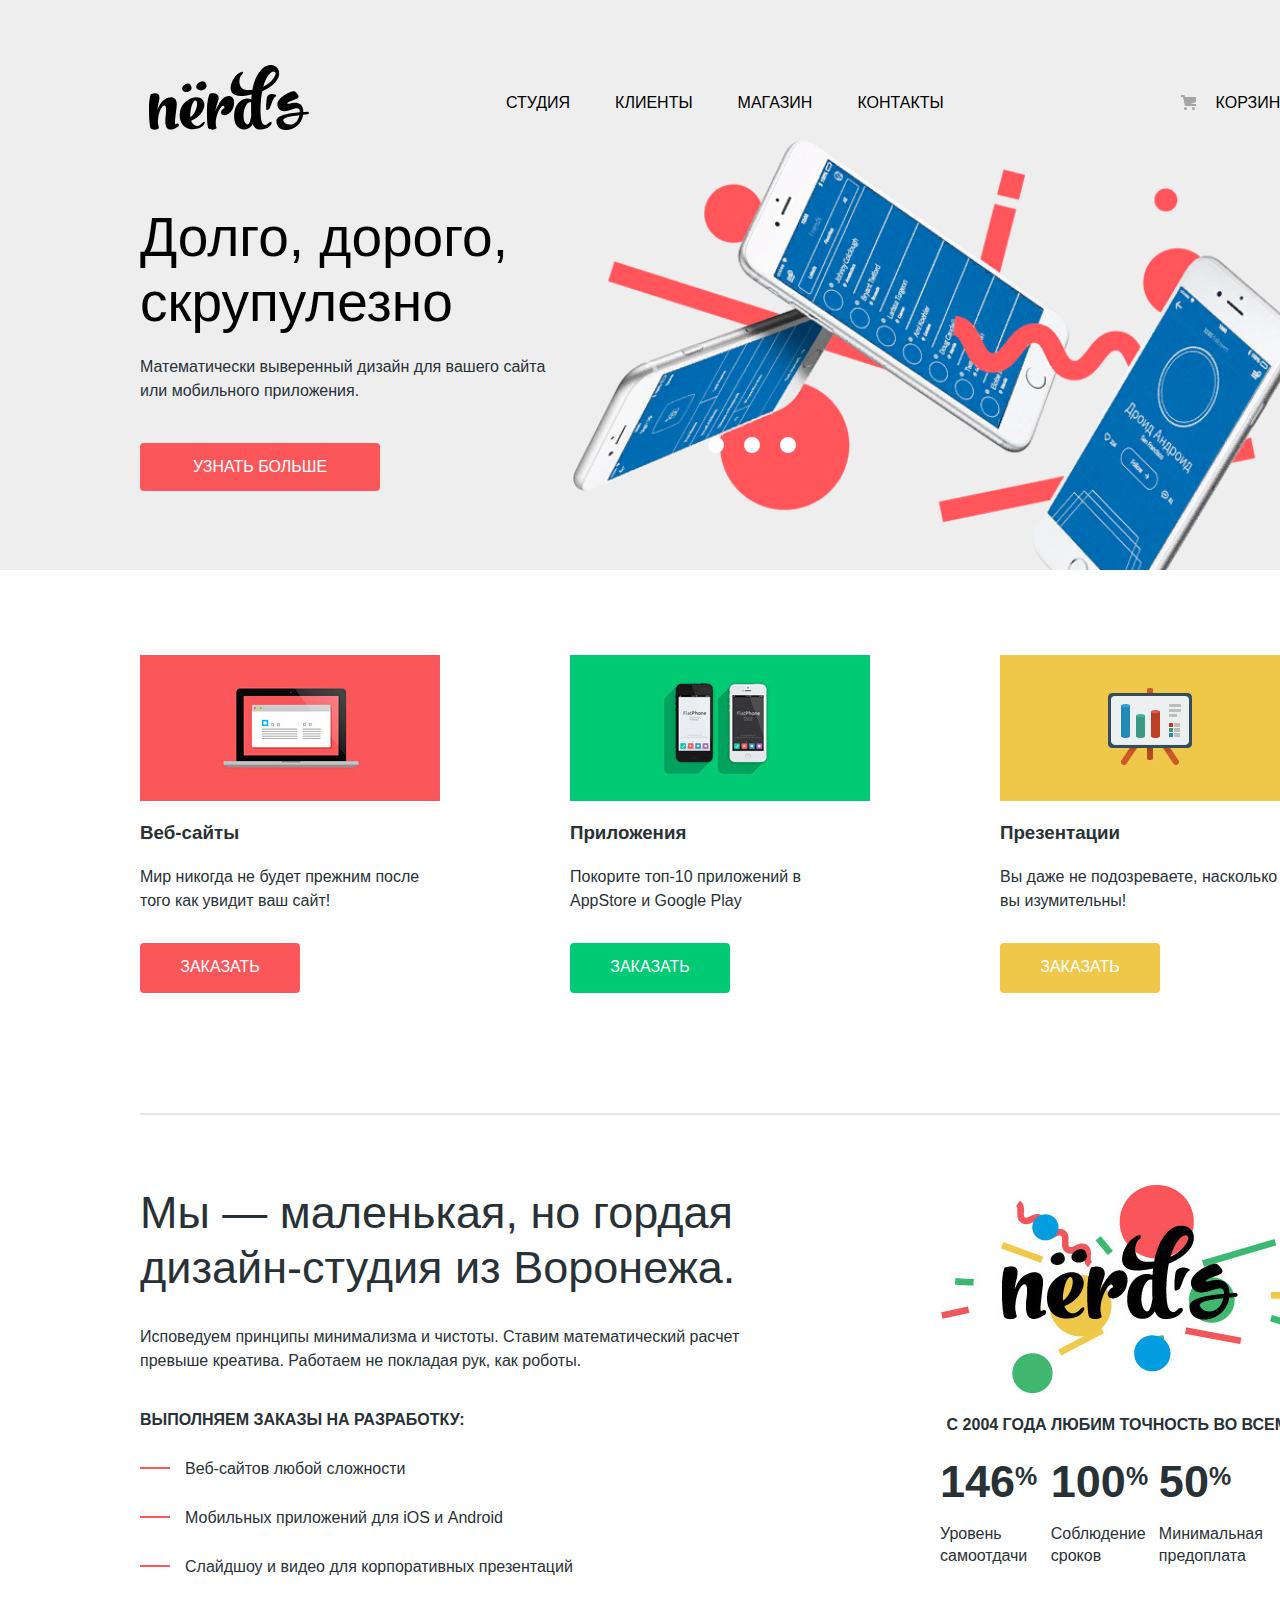
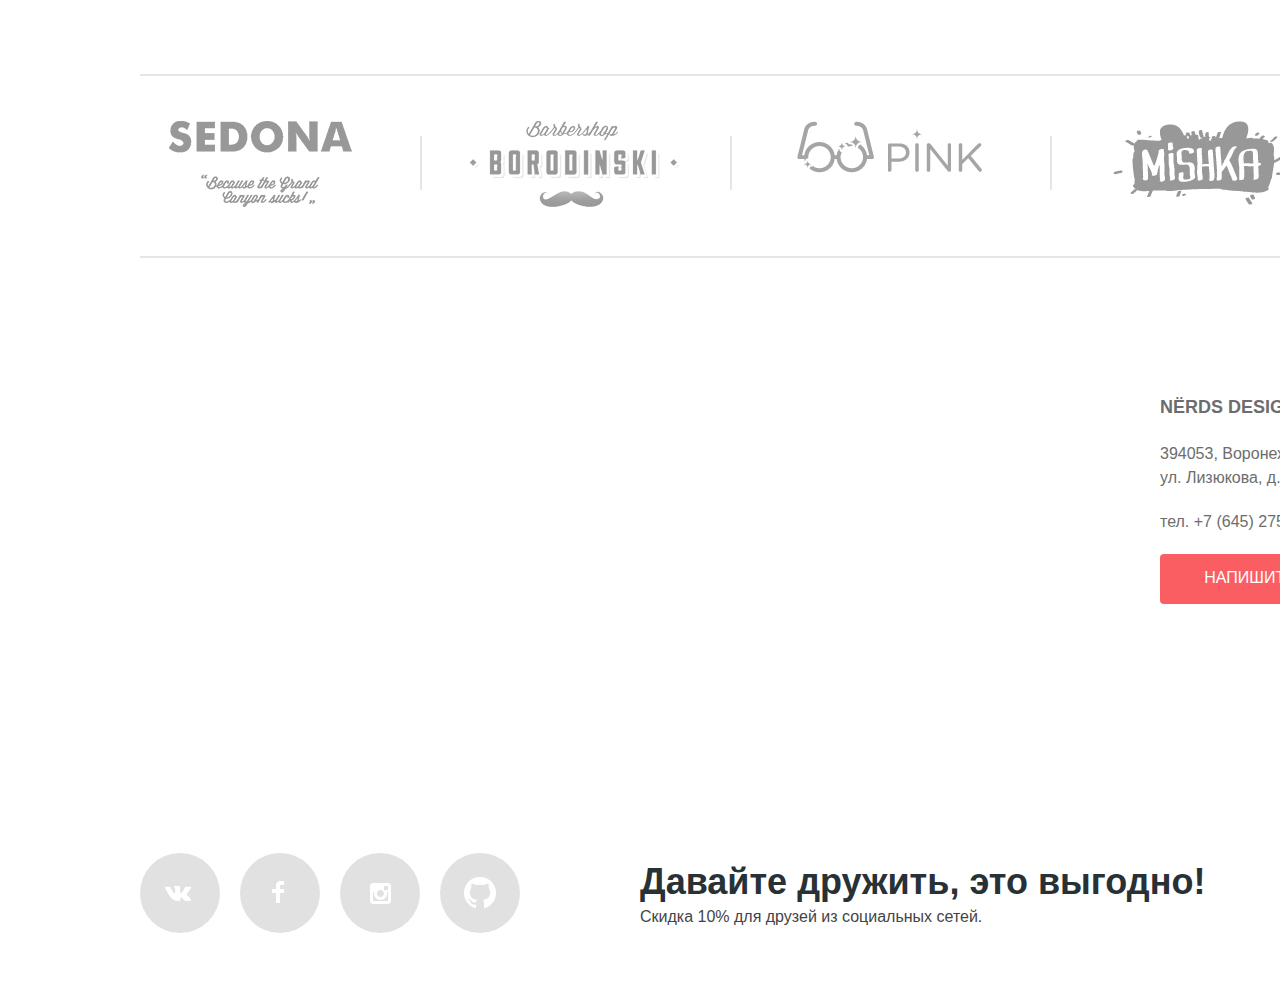
<file: index.html>
<!DOCTYPE html>
<html lang="ru">

<head>
  <meta charset="UTF-8">
  <meta name="viewport" content="width=device-width, initial-scale=1.0">
  <meta http-equiv="X-UA-Compatible" content="ie=edge">
  <link rel="stylesheet" href="styles/normalize.css">
  <link rel="stylesheet" href="styles/style.css">
  <title>Студия дизайна NЁRDS</title>
</head>

<body>
<h1 class="visually-hidden">Дизайн-студия Nёrds</h1>
<div class="js-blur">

  <header class="main-header">
    <div class="header-wrapper">
      <a href="index.html">
        <img class="main-header-logo" src="img/logos/nerds-logo.svg" alt="Логотип NЁRDS" width="160" height="65">
      </a>
      <nav class="main-navigation">
        <h2 class="visually-hidden">Навигация по сайту</h2>
        <ul class="main-navigation-items">
          <li><a href="#">Студия</a></li>
          <li><a href="#">Клиенты</a></li>
          <li><a href="catalog.html">Магазин</a></li>
          <li><a href="#">Контакты</a></li>
        </ul>
      </nav>
      <ul class="basket">
        <li><a href="#">Корзина</a></li>
      </ul>
    </div>

    <section class="slider">
      <h2 class="visually-hidden">Наши принципы</h2>
      <ul>
        <li class="slider-item item-expensive slideOn">
          <div class="item-wrapper">
            <h3>Долго, дорого, скрупулезно</h3>
            <p>Математически выверенный дизайн для вашего сайта или мобильного приложения.</p>
            <a href="#" class="button button-pink button-slider-about">Узнать больше</a>
          </div>
          <img src="img/slides/slide1.png" alt="Иллюстрация с тремя смартфонами">
        </li>
        <li class="slider-item item-math">
          <div class="item-wrapper">
            <h3>Любим математику как никто другой</h3>
            <p>Никакого креатива, только математические формулы для расчета идеальных пропорций.</p>
            <a href="#" class="button button-pink button-slider-about">Узнать больше</a>
          </div>
          <img src="img/slides/slide2.png" alt="Иллюстрация с двумя мониторами">
        </li>
        <li class="slider-item item-night">
          <div class="item-wrapper">
            <h3>Только ночь, только хардкор</h3>
            <p>Работать днем, как все? Мы против этого. Ближе к полуночи работа только начинается.</p>
            <a href="#" class="button button-pink button-slider-about">Узнать больше</a>
          </div>
          <img src="img/slides/slide3.png" alt="Иллюстрация с планшетом и смартфоном">
        </li>
      </ul>

      <div class="slider-switcher">
        <ul>
          <li>
            <button class="button-slide btnFirstSlide" type="button" name="slide-1"><span class="visually-hidden">Долго, дорого,
                скрупулезно</span></button>
          </li>
          <li>
            <button class="button-slide btnSecondSlide" type="button" name="slide-2"><span class="visually-hidden">Любим математику
                как никто другой</span></button>
          </li>
          <li>
            <button class="button-slide btnThirdSlide" type="button" name="slide-3"><span class="visually-hidden">Только ночь, только
                хардкор</span></button>
          </li>
        </ul>
      </div>
    </section>
</header>

<main>
    <h2 class="visually-hidden">Информация о нашей студии</h2>
    <section class="services">
      <h2 class="visually-hidden">Наши услуги</h2>
      <ul class="services-list">
        <li class="service-item service-item-web">
          <h3>Веб-сайты</h3>
          <p>Мир никогда не будет прежним после того как увидит ваш сайт!</p>
          <a href="#" class="button button-pink">Заказать</a>
        </li>
        <li class="service-item service-item-apps">
          <h3>Приложения</h3>
          <p>Покорите топ-10 приложений в AppStore и Google Play</p>
          <a href="#" class="button button-lime">Заказать</a>
        </li>
        <li class="service-item service-item-presentations">
          <h3>Презентации</h3>
          <p>Вы даже не подозреваете, насколько вы изумительны!</p>
          <a href="#" class="button button-yellow">Заказать</a>
        </li>
      </ul>
    </section>

    <div class="information-wrapper">
      <section class="about">
        <h2>Мы — маленькая, но гордая дизайн-студия из Воронежа.</h2>
        <p class="principes">Исповедуем принципы минимализма и чистоты. Ставим математический расчет превыше креатива.
          Работаем не покладая рук, как роботы.</p>
        <p class="research">Выполняем заказы на разработку:</p>
        <ul>
          <li>Веб-сайтов любой сложности</li>
          <li>Мобильных приложений для iOS и Android</li>
          <li>Слайдшоу и видео для корпоративных презентаций</li>
        </ul>
      </section>

      <section class="statistics">
        <img src="img//illustrations/nerds-illustration.jpg" width="360" height="208" alt="Логотип компании">
        <h2>с 2004 года любим точность во всем:</h2>
        <ul>
          <li><b class="percents">146<sup class="percents-sign">%</sup></b>
            <p>Уровень самоотдачи</p>
          </li>
          <li><b class="percents">100<sup class="percents-sign">%</sup></b>
            <p>Соблюдение сроков</p>
          </li>
          <li><b class="percents">50<sup class="percents-sign">%</sup></b>
            <p>Минимальная предоплата</p>
          </li>
        </ul>
      </section>
    </div>

    <section class="projects">
      <h2 class="visually-hidden">Наши проекты</h2>
      <ul>
        <li><a href="#"><img class="projects-logo"  src="img/logos/logo-1.png" width="183" height="86" alt="Курорт SEDONA"></a></li>
        <li><a href="#"><img class="projects-logo"  src="img/logos/logo-2.png" width="209" height="90" alt="Барбершоп BORODINSKY"></a></li>
        <li><a href="#"><img class="projects-logo" src="img/logos/logo-3.png" width="185" height="52" alt="Сервис P!NK"></a></li>
        <li><a href="#"><img class="projects-logo" src="img/logos/logo-4.png" width="173" height="84" alt="Магазин MISHKA"></a></li>
      </ul>
    </section>
  </main>

<section class="contacts">
  <h2 class="visually-hidden">Наши контакты</h2>
  <ul class="contacts-wrapper">
    <li>NЁRDS DESIGN STUDIO</li>
    <li>394053, Воронеж,<br>
      ул. Лизюкова, д. 19</li>
    <li>тел. <a class="phone" href="tel:+76452757575">+7 (645) 275-75-75</a></li>
    <li>
      <a class="button button-pink button-contacts" href="#">Напишите нам</a>
    </li>
  </ul>
</section>

  <section class="map">
    <h2 class="visually-hidden">Карта проезда</h2>
    <iframe src="https://www.google.com/maps/embed?pb=!1m18!1m12!1m3!1d2472.4499113555985!2d39.17204891574463!3d51.7065108796683!2m3!1f0!2f0!3f0!3m2!1i1024!2i768!4f13.1!3m3!1m2!1s0x413b28ca26631c2d%3A0x9f877bd5a04d98c2!2z0YPQuy4g0JPQtdC90LXRgNCw0LvQsCDQm9C40LfRjtC60L7QstCwLCAxOSwg0JLQvtGA0L7QvdC10LYsINCS0L7RgNC-0L3QtdC20YHQutCw0Y8g0L7QsdC7LiwgMzk0MDUz!5e0!3m2!1sru!2sru!4v1569677799946!5m2!1sru!2sru" 
    width="1600" height="420" style="border:0;" allowfullscreen=""></iframe>
    <span class="visually-hidden">город Воронеж, ул. Лизюкова, д. 19</span>
  </section>

  <footer class="main-footer">
    <div class="footer-social">
      <ul>
        <li><a href="https://vk.com/about" class="social-button-vk"><span class="visually-hidden">Вконтакте</span></a></li>
        <li><a href="https://www.facebook.com" class="social-button-fb"><span class="visually-hidden">Facebook</span></a></li>
        <li><a href="https://www.instagram.com" class="social-button-insta"><span class="visually-hidden">Instagram</span></a></li>
        <li><a href="https://github.com/tensegrity666" class="social-button-github"><span class="visually-hidden">Github</span></a></li>
      </ul>
    </div>
    <div class="discount">
      <b>Давайте дружить, это выгодно!</b>
      <i>Скидка 10% для друзей из социальных сетей.</i>
    </div>
  </footer>
</div>

<!-- модальное окно -->
    <div class="modal-overlay"></div>
    <section class="write">
      <h2 class="form-title">Напишите нам</h2>
      <form class="write-form" action="https://echo.htmlacademy.ru" method="post">
        <ul class="form-name">
          <li>
            <label for="write-name">Ваше имя:</label>
            <input type="text" name="name" id="write-name" placeholder="Иван Иванов" required>
          </li>
          <li>
            <label for="write-email">Ваш e-mail:</label>
            <input type="email" name="email" id="write-email" placeholder="example@email.com" required>
          </li>
        </ul>
        <ul class="form-text">
          <li>
            <label for="write-text">Текст письма:</label>
            <textarea rows="5" name="text" id="write-text" placeholder="В свободной форме"></textarea>
          </li>
        </ul>
        <button class="button button-write" type="submit">Отправить</button>
      </form>
      <button class="modal-close" type="button"><span class="visually-hidden">Закрыть</span></button>
    </section>

    <script src="scripts/slider.js"></script>
    <script src="scripts/popup.js"></script>

</body>

</html>
</file>
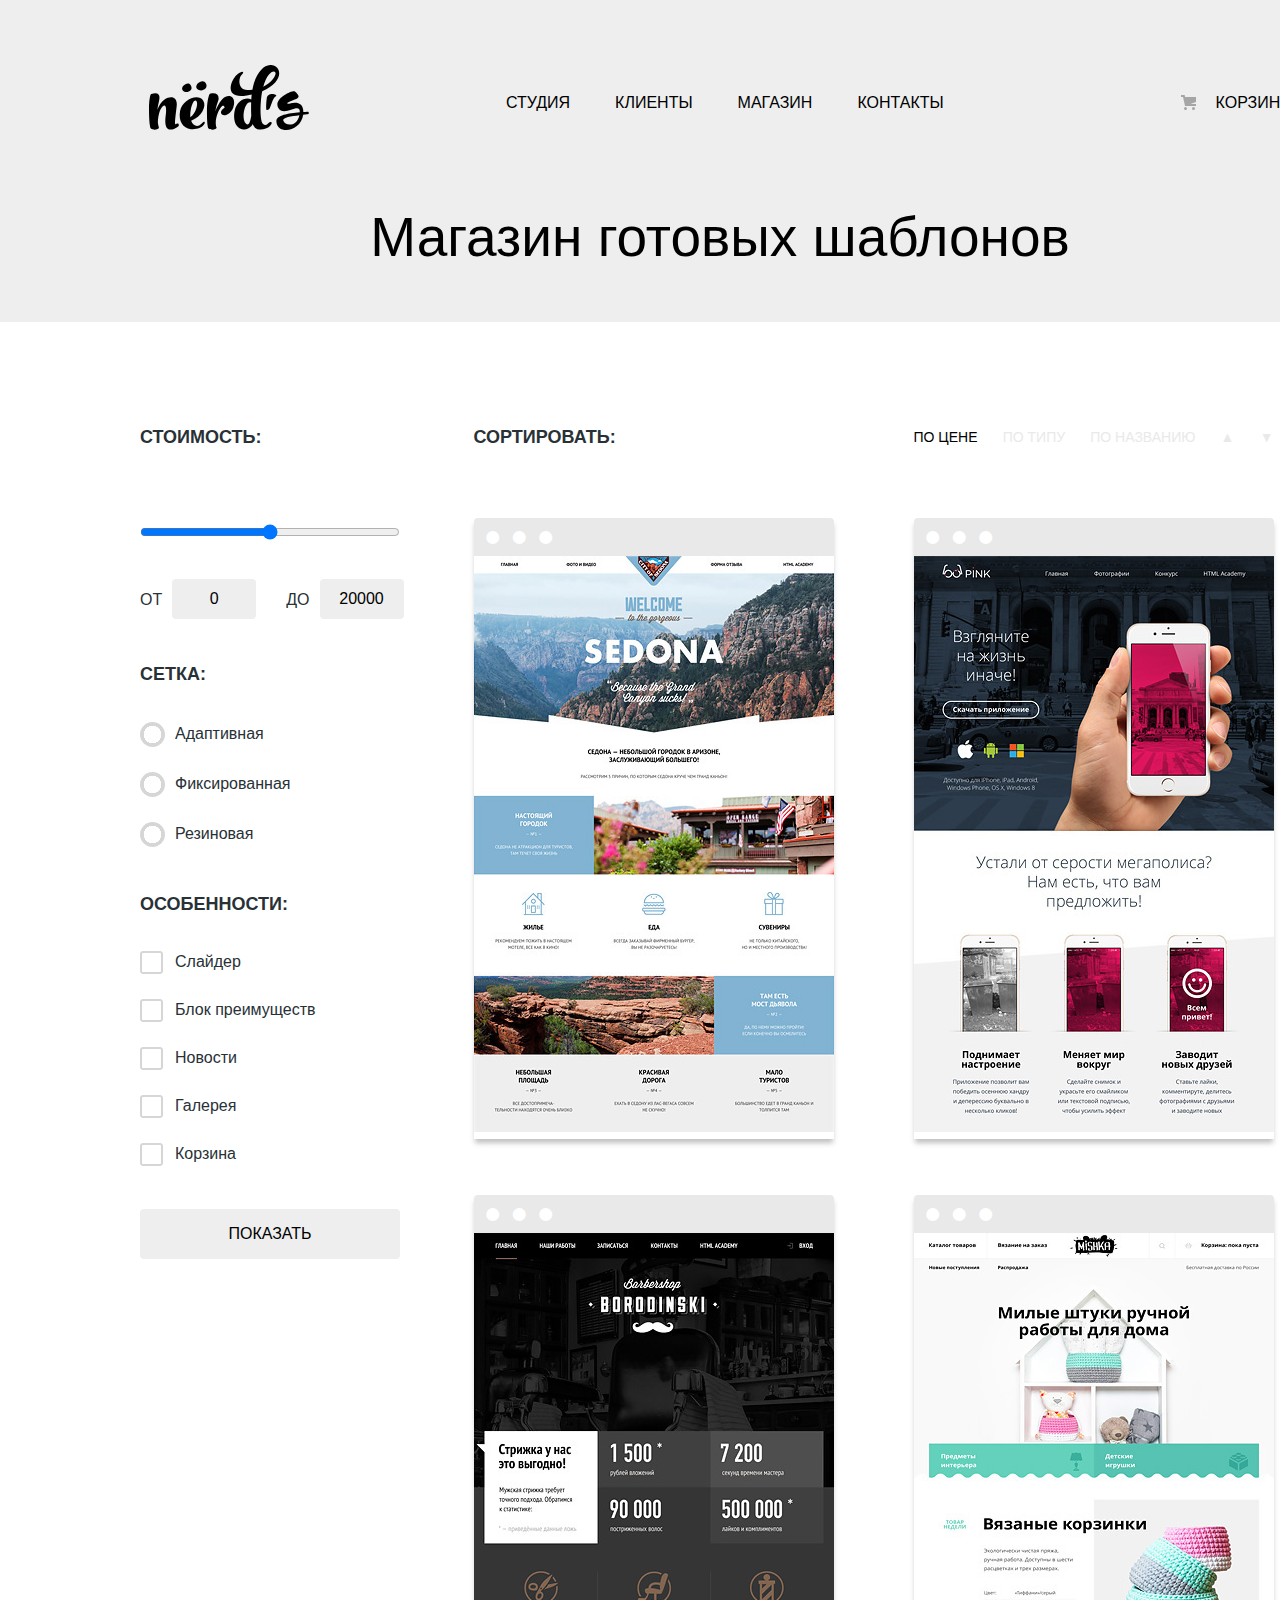
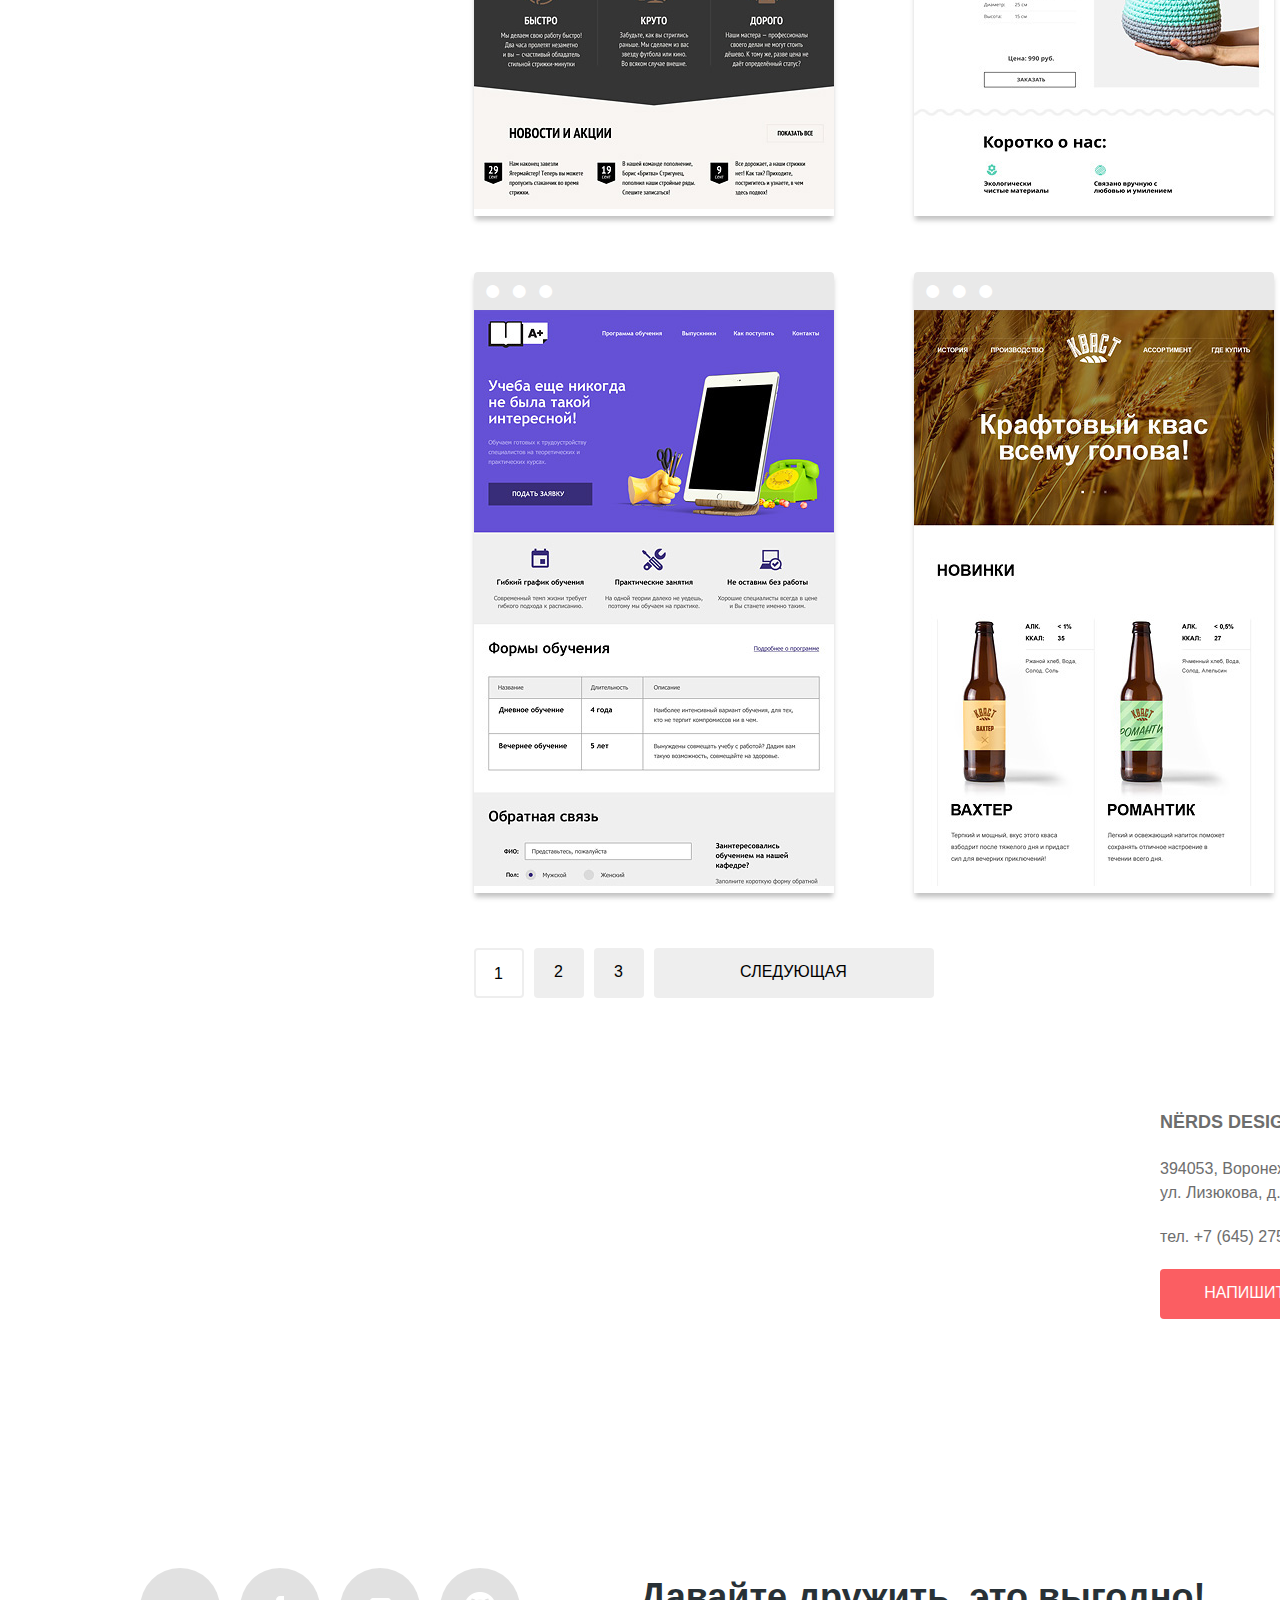
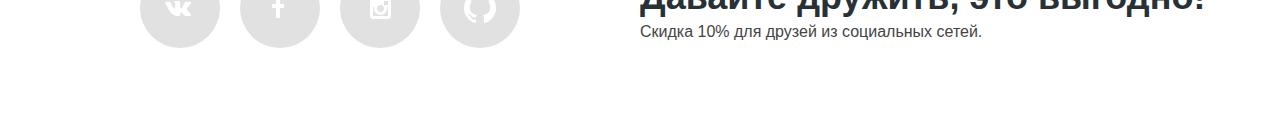
<file: catalog.html>
<!DOCTYPE html>
<html lang="ru">

<head>
  <meta charset="UTF-8">
  <meta name="viewport" content="width=device-width, initial-scale=1.0">
  <meta http-equiv="X-UA-Compatible" content="ie=edge">
  <link rel="stylesheet" href="styles/normalize.css">
  <link rel="stylesheet" href="styles/style.css">
  <title>Студия дизайна NЁRDS</title>
</head>

<body class="inner-page">
<h1 class="visually-hidden">Каталог дизайн-студии Nёrds</h1>
  <div class="js-blur">

    <header class="main-header inner-header">
      <div class="header-wrapper">
        <a href="index.html">
          <img class="main-header-logo" src="img/logos/nerds-logo.svg" alt="Логотип NЁRDS" width="160" height="65">
        </a>
        <nav class="main-navigation">
          <h2 class="visually-hidden">Навигация по сайту</h2>
          <ul class="main-navigation-items">
            <li><a href="#">Студия</a></li>
            <li><a href="#">Клиенты</a></li>
            <li><a href="catalog.html">Магазин</a></li>
            <li><a href="#">Контакты</a></li>
          </ul>
        </nav>
        <ul class="basket">
          <li><a href="#">Корзина</a></li>
        </ul>
      </div>

    </header>
    <div class="page-title">
      <p>Магазин готовых шаблонов</p>
    </div>

    <main class="inner-page container">
      <h2 class="visually-hidden">Магазин готовых шаблонов</h2>

      <section class="filters">
        <h3 class="visually-hidden">Фильтр продуктов</h3>
        <form class="filter" action="https://echo.htmlacademy.ru" method="get">
          <fieldset class="cost">
            <legend>Стоимость:</legend>
            <input class="filter-input filter-input-range" type="range" min="0" max="20000" step="500" name="cost" id="filter-cost">
            <div class="cost-wrapper">
              <label class="" for="cost-min">От</label>
              <input class="filter-input filter-input-cost" type="text" name="cost-min" value="0" id="cost-min">
              <label class="" for="cost-max">До</label>
              <input class="filter-input filter-input-cost" type="text" name="cost-min" value="20000" id="cost-max">
              <label class="visually-hidden" for="filter-cost">Стоимость</label>
            </div>
          </fieldset>
          <fieldset class="layout">
            <legend>Сетка:</legend>
            <ul>
              <li class="filter-option">
                <label>
                  <input class="visually-hidden filter-input-radio" type="radio" name="grid" value="adaptive">
                  <span class="radio-indicator"></span>Адаптивная
                </label>
              </li>
              <li class="filter-option">
                <label>
                  <input class="visually-hidden filter-input-radio" type="radio" name="grid" value="fixed">
                  <span class="radio-indicator"></span>Фиксированная
                </label>
              </li>
              <li class="filter-option">
                <label>
                  <input class="visually-hidden filter-input-radio" type="radio" name="grid" value="rubber">
                  <span class="radio-indicator"></span>Резиновая
                </label>
              </li>
            </ul>
          </fieldset>
          <fieldset class="features">
            <legend>Особенности:</legend>
            <ul>
              <li class="filter-option">
                <label>
                  <input class="visually-hidden filter-input-checkbox" type="checkbox" name="slider">
                  <span class="checkbox-indicator"></span>Слайдер
                </label>
              </li>
              <li class="filter-option">
                <label>
                  <input class="visually-hidden filter-input-checkbox" type="checkbox" name="features">
                  <span class="checkbox-indicator"></span>Блок преимуществ
                </label>
              </li>
              <li class="filter-option">
                <label>
                  <input class="visually-hidden filter-input-checkbox" type="checkbox" name="news">
                  <span class="checkbox-indicator"></span>Новости
                </label>
              </li>
              <li class="filter-option">
                <label>
                  <input class="visually-hidden filter-input-checkbox" type="checkbox" name="gallery">
                  <span class="checkbox-indicator"></span>Галерея
                </label>
              </li>
              <li class="filter-option">
                <label>
                  <input class="visually-hidden filter-input-checkbox" type="checkbox" name="basket">
                  <span class="checkbox-indicator"></span>Корзина
                </label>
              </li>
            </ul>
          </fieldset>
          <button class="button button-gray" type="submit">Показать</button>
        </form>
      </section>

      <div class="right-block">
        <section class="sort">
          <h3 class="sort-title">Сортировать:</h3>
          <div class="sort-wrapper">
            <a class="active-link" href="#">По цене</a>
            <a href="#">По типу</a>
            <a href="#">По названию</a>
            <a class="arrow-up" href="#"><span class="visually-hidden">По возрастанию</span></a>
            <a class="arrow-down" href="#"><span class="visually-hidden">По убыванию</span></a>
          </div>
        </section>

        <section class="catalog">
        <h3 class="visually-hidden">Список готовых шаблонов</h3>
          <ul class="catalog-list">
            <li>
              <figure class="catalog-item">
                <img src="img/products/nk.jpg" alt="Шаблон SEDONA">
                <figcaption class="description">
                  <h3 class="description-item">Sedona</h3>
                  <p>Информационный сайт<br>
                    для туристов</p>
                  <a href="#" class="button button-pink">9900 &#8381;</a>
                </figcaption>
              </figure>
            </li>

            <li>
               <figure class="catalog-item">
                  <img src="img/products/img-pink.jpg" alt="Шаблон PINK">
                  <figcaption class="description">
                    <h3 class="description-item">Pink</h3>
                    <p>Продуктовый лендинг<br>
                      приложения для iOS и Android</p>
                    <a href="#" class="button button-pink">12900 &#8381;</a>
                  </figcaption>
              </figure>
            </li>

            <li>
              <figure class="catalog-item">
                <img src="img/products/img-barbershop.jpg" alt="Шаблон BORODINSKY">
                <figcaption class="description">
                  <h3 class="description-item">Borodinsky</h3>
                  <p>Сайт салона красоты.<br>
                    Для мужчин, да.</p>
                  <a href="#" class="button button-pink">10900 &#8381;</a>
                </figcaption>
              </figure>
            </li>

            <li>
              <figure class="catalog-item">
                <img src="img/products/img-mishka.jpg" alt="Шаблон MISHKA">
                <figcaption class="description">
                  <h3 class="description-item">Mishka</h3>
                  <p>Интернет-магазин<br>
                    вязаных игрушек</p>
                  <a href="#" class="button button-pink">19900 &#8381;</a>
                </figcaption>
              </figure>
            </li>

            <li>
              <figure class="catalog-item">
                <img src="img/products/img-aplus.jpg" alt="Шаблон APLUS">
                <figcaption class="description">
                  <h3 class="description-item">Aplus</h3>
                  <p>Лендинг курсов повышения<br>
                    квалификации</p>
                  <a href="#" class="button button-pink">5900 &#8381;</a>
                </figcaption>
              </figure>
            </li>

            <li>
              <figure class="catalog-item">
                <img src="img/products/img-kvast.jpg" alt="Шаблон KVAST">
                <figcaption class="description">
                  <h3 class="description-item">Kvast</h3>
                  <p>Промо-сайт производителя<br>
                    крафтового кваса</p>
                  <a href="#" class="button button-pink">9900 &#8381;</a>
                </figcaption>
              </figure>
            </li>
          </ul>

          <ul class="pagination-list">
            <li>
              <div class="pagination-item-current"><a>1</a></div>
            </li>
            <li class="pagination-item"><a href="#">2</a></li>
            <li class="pagination-item"><a href="#">3</a></li>
            <li class="button button-pagination"><a href="#">Следующая</a></li>
          </ul>
        </section>
      </div>

    </main>
    <section class="contacts">
      <h2 class="visually-hidden">Наши контакты</h2>
      <ul class="contacts-wrapper">
        <li>NЁRDS DESIGN STUDIO</li>
        <li>394053, Воронеж,<br>
          ул. Лизюкова, д. 19</li>
        <li>тел. <a class="phone" href="tel:+76452757575">+7 (645) 275-75-75</a></li>
        <li>
          <a class="button button-pink button-contacts" href="#">Напишите нам</a>
        </li>
      </ul>
    </section>

    <section class="map">
      <h2 class="visually-hidden">Карта</h2>
      <iframe src="https://www.google.com/maps/embed?pb=!1m18!1m12!1m3!1d2472.4499113555985!2d39.17204891574463!3d51.7065108796683!2m3!1f0!2f0!3f0!3m2!1i1024!2i768!4f13.1!3m3!1m2!1s0x413b28ca26631c2d%3A0x9f877bd5a04d98c2!2z0YPQuy4g0JPQtdC90LXRgNCw0LvQsCDQm9C40LfRjtC60L7QstCwLCAxOSwg0JLQvtGA0L7QvdC10LYsINCS0L7RgNC-0L3QtdC20YHQutCw0Y8g0L7QsdC7LiwgMzk0MDUz!5e0!3m2!1sru!2sru!4v1569677799946!5m2!1sru!2sru" width="1600" height="440" style="border:0;" allowfullscreen=""></iframe>
      <span class="visually-hidden">город Воронеж, ул. Лизюкова, д. 19</span>
    </section>

    <footer class="main-footer">
      <div class="footer-social">
        <ul>
          <li><a href="https://vk.com/about" class="social-button-vk"><span class="visually-hidden">Вконтакте</span></a></li>
          <li><a href="https://www.facebook.com/" class="social-button-fb"><span class="visually-hidden">Facebook</span></a></li>
          <li><a href="https://www.instagram.com/" class="social-button-insta"><span class="visually-hidden">Instagram</span></a></li>
          <li><a href="https://github.com/tensegrity666" class="social-button-github"><span class="visually-hidden">Github</span></a></li>
        </ul>
      </div>
      <div class="discount">
        <b>Давайте дружить, это выгодно!</b>
        <i>Скидка 10% для друзей из социальных сетей.</i>
      </div>
    </footer>
  </div>

  <!-- модальное окно -->
  <div class="modal-overlay"></div>
  <section class="write">
    <h2 class="form-title">Напишите нам</h2>
    <form class="write-form" action="https://echo.htmlacademy.ru" method="post">
      <ul class="form-name">
        <li>
          <label for="write-name">Ваше имя:</label>
          <input type="text" name="name" id="write-name" placeholder="Иван Иванов" required>
        </li>
        <li>
          <label for="write-email">Ваш e-mail:</label>
          <input type="email" name="email" id="write-email" placeholder="example@email.com" required>
        </li>
      </ul>
      <ul class="form-text">
        <li>
          <label for="write-text">Текст письма:</label>
          <textarea rows="5" name="text" id="write-text" placeholder="В свободной форме"></textarea>
        </li>
      </ul>
      <button class="button button-write" type="submit">Отправить</button>
    </form>
    <button class="modal-close" type="button"><span class="visually-hidden">Закрыть</span></button>
  </section>

  <script src="scripts/popup.js"></script>

</body>

</html>
</file>
<file: styles/style.css>
html,
body {
  min-width: 1440px;
  margin: 0 auto;
  padding: 0;

  font-family: "Roboto", Arial, sans-serif;
  font-size: 16px;
  line-height: 24px;
  font-weight: normal;
  color: #283136;

  background-color: #ffffff;
}

  /* html * {
    background-color: rgba(135, 44, 138, 0.1);
  } */

.visually-hidden:not(focus):not(active),
input[type="checkbox"].visually-hidden,
input[type="radio"].visually-hidden {
  position: absolute;

  width: 1px;
  height: 1px;
  margin: -1px;
  border: 0;
  padding: 0;

  white-space: nowrap;

  -webkit-clip-path: inset(100%);

          clip-path: inset(100%);
  clip: rect(0 0 0 0);
  overflow: hidden;

  z-index: -99;
}

.main-header-logo {
  width: 160px;
  height: 65px;

  opacity: 1;

  -webkit-transition: 0.3s;

  -o-transition: 0.3s;

  transition: 0.3s;
}

.main-header-logo:active {
  opacity: 0.5;
}

.main-header {
  min-height: 130px;
  margin-bottom: 85px;
  padding: 0 140px;
  padding-top: 65px;

  font-size: 16px;
  line-height: 30px;
  color: rgba(0, 0, 0, 1);
  text-transform: uppercase;

  background-color: #eee;
}

.header-wrapper{
  display: -webkit-box;
  display: -ms-flexbox;
  display: flex;
  -ms-flex-preferred-size: 100%;
      flex-basis: 100%;
  -webkit-box-orient: horizontal;
  -webkit-box-direction: normal;
      -ms-flex-flow: row wrap;
          flex-flow: row wrap;
  -ms-flex-pack: distribute;
      justify-content: space-around;
  -webkit-box-align: center;
      -ms-flex-align: center;
          align-items: center;

  background-color: #eee;
}

.inner-header {
  margin-bottom: 0;
}

.main-navigation {
  display: -webkit-box;
  display: -ms-flexbox;
  display: flex;
  -webkit-box-orient: horizontal;
  -webkit-box-direction: normal;
      -ms-flex-flow: row wrap;
          flex-flow: row wrap;
  -ms-flex-preferred-size: 800px;
      flex-basis: 800px;
  -webkit-box-pack: center;
      -ms-flex-pack: center;
          justify-content: center;
}

.main-navigation-items {
  display: -webkit-box;
  display: -ms-flexbox;
  display: flex;
  -webkit-box-orient: horizontal;
  -webkit-box-direction: normal;
      -ms-flex-flow: row wrap;
          flex-flow: row wrap;
  -webkit-box-pack: center;
      -ms-flex-pack: center;
          justify-content: center;
  -ms-flex-preferred-size: 550px;
      flex-basis: 550px;

  list-style: none;
}

.main-navigation-items a {
  margin-right: 45px;
  color: rgba(0, 0, 0, 1);
  text-decoration: none;
}

.basket {
  text-align: end;

  list-style: none;
  position: relative;
}

.basket a {
  padding-left: 30px;
  color: rgba(0, 0, 0, 1);
  text-decoration: none;
}

.main-navigation-items a:hover,
.basket a:hover {
  color: rgb(251, 86, 90);

  -webkit-transition: all 0.2s;

  -o-transition: all 0.2s;

  transition: all 0.2s;
}

.main-navigation-items a:active,
.basket a:active {
  color: rgba(0, 0, 0, 0.3);

  -webkit-transition: all 0.2s;

  -o-transition: all 0.2s;

  transition: all 0.2s;
}

.main-navigation-items a:not([href]) {
  padding-bottom: 10px;
  border-bottom: 2px solid rgb(251, 86, 90);
}

.main-navigation-items a:not([href]):hover {
  color: rgb(0, 0, 0);
}

.basket a::before {
  content: "";
  display: block;
  position: absolute;
  top: 7px;
  left: 35px;
  width: 15px;
  height: 15px;

  background-image: url(../img/icons/cart-icon.svg);
  background-repeat: no-repeat;

  opacity: 0.3;
  -webkit-transition: 0.4s;
  -o-transition: 0.4s;
  transition: 0.4s;
}

.basket a:hover::before {
  opacity: 1;
}

.slider {
  position: relative;
  display: -webkit-box;
  display: -ms-flexbox;
  display: flex;
  width: 100%;
  -webkit-box-orient: vertical;
  -webkit-box-direction: normal;
      -ms-flex-flow: column wrap;
          flex-flow: column wrap;
  -webkit-box-align: stretch;
      -ms-flex-align: stretch;
          align-items: stretch;
  margin: 0;


  color: rgba(0, 0, 0, 1);
  background-color: #eee;
}

.slider ul {
  margin: 0;
  padding: 0;
}

.slider-item {
  display: -webkit-box;
  display: -ms-flexbox;
  display: flex;
  -webkit-box-orient: horizontal;
  -webkit-box-direction: normal;
      -ms-flex-flow: row nowrap;
          flex-flow: row nowrap;

  height: 430px;
  -webkit-box-pack: justify;
      -ms-flex-pack: justify;
          justify-content: space-between;
}

.item-wrapper {
  display: -webkit-box;
  display: -ms-flexbox;
  display: flex;
  -webkit-box-orient: vertical;
  -webkit-box-direction: normal;
      -ms-flex-flow: column nowrap;
          flex-flow: column nowrap;
  -webkit-box-pack: justify;
      -ms-flex-pack: justify;
          justify-content: space-between;
  min-width: 410px;
  padding-right: 5px;
  padding-top: 25px;
}

.item-wrapper h3 {
  margin: 0;
  margin-top: 40px;
  margin-bottom: 20px;

  font-family: "Roboto medium", sans-serif;
  font-size: 55px;
  line-height: 65px;
  font-weight: normal;
  text-transform: none;
}

.item-wrapper p {
  margin: 0;
  margin-bottom: 40px;

  font-size: 16px;
  line-height: 24px;
  font-weight: normal;
  text-transform: none;
  color: #283136;
}

.item-wrapper h3 {
  font-size: 55px;
  line-height: 65px;
  font-weight: normal;
}

.item-expensive {
  display: none;
}

.item-night {
  display: none;
}

.item-math {
  display: none;
}

.slideOn {
  display: -webkit-box;
  display: -ms-flexbox;
  display: flex;
}

.slider-switcher ul {
  display: -webkit-box;
  display: -ms-flexbox;
  display: flex;
  -webkit-box-orient: horizontal;
  -webkit-box-direction: normal;
      -ms-flex-flow: row wrap;
          flex-flow: row wrap;
  -webkit-box-pack: center;
      -ms-flex-pack: center;
          justify-content: center;

  list-style: none;
}

.services {
  display: -webkit-box;
  display: -ms-flexbox;
  display: flex;
  -webkit-box-pack: center;
      -ms-flex-pack: center;
          justify-content: center;
}

.services-list {
  display: -webkit-box;
  display: -ms-flexbox;
  display: flex;
  position: relative;
  -ms-flex-preferred-size: 1920px;
      flex-basis: 1920px;
  -webkit-box-pack: justify;
      -ms-flex-pack: justify;
          justify-content: space-between;
  -webkit-box-align: center;
      -ms-flex-align: center;
          align-items: center;
  -webkit-box-orient: horizontal;
  -webkit-box-direction: normal;
      -ms-flex-flow: row nowrap;
          flex-flow: row nowrap;
  margin: 0 140px;
  margin-bottom: 120px;
  padding: 0;
  padding-top: 146px;

  list-style: none;
}

.service-item {
  display: -webkit-box;
  display: -ms-flexbox;
  display: flex;
  width: 300px;
  -webkit-box-orient: vertical;
  -webkit-box-direction: normal;
      -ms-flex-flow: column wrap;
          flex-flow: column wrap;
}

.service-item h3 {
  margin: 20px 0;
  padding: 0;
}

.service-item p {
  margin: 0;
  margin-bottom: 30px;

  font-size: 16px;
  line-height: 24px;
  color: #283136;
}

.service-item-web::before {
  content: "";
  position: absolute;

  top: 0;
  width: 300px;
  height: 146px;
  background-image: url(../img//illustrations/illustration-1.jpg);
}

.service-item-apps::before {
  content: "";
  position: absolute;

  top: 0;
  width: 300px;
  height: 146px;
  background-image: url(../img//illustrations/illustration-2.jpg);
}

.service-item-presentations::before {
  content: "";
  position: absolute;

  top: 0;
  width: 300px;
  height: 146px;
  background-image: url(../img//illustrations/illustration-3.jpg);
}

.button {
  display: block;
  width: 160px;
  height: 20px;

  color: #fff;
  text-align: center;
  vertical-align: middle;

  font-size: 16px;
  line-height: 18px;
  text-decoration: none;
  text-transform: uppercase;
  padding: 15px 0;

  background-color: #fb565a;

  border-radius: 4px;
}

.button-pink {
  color: #fff;
  background-color: #fb565a;
}

.button-lime {
  color: #fff;
  background-color: #00ca74;

  -webkit-transition: all 0.2s;

  -o-transition: all 0.2s;

  transition: all 0.2s;
}

.button-yellow {
  color: #fff;
  background-color: #efc84a;

  -webkit-transition: all 0.2s;

  -o-transition: all 0.2s;

  transition: all 0.2s;
}

.button-lime:active,
.button-yellow:active {
  color: rgba(255, 255, 255, 0.3);
  -webkit-box-shadow: inset 0px 2px 1px 0px rgba(50, 50, 50, 0.2);
          box-shadow: inset 0px 2px 1px 0px rgba(50, 50, 50, 0.2);
}

.button-lime:active {
  background-color: #00aa62;
}

.button-yellow:active {
  background-color: #e5a722;
}

.button-lime:hover {
  background-color: #00bc6c;
}

.button-yellow:hover {
  background-color: #eab534;
}

.button-slider-about {
  margin-bottom: 100px;
  width: 240px;

  background-color: #fb565a;
}

.information-wrapper {
  display: -webkit-box;
  display: -ms-flexbox;
  display: flex;
  -webkit-box-orient: horizontal;
  -webkit-box-direction: normal;
      -ms-flex-flow: row nowrap;
          flex-flow: row nowrap;
  -ms-flex-pack: distribute;
      justify-content: space-around;
  margin: 0 140px;
  margin-bottom: 70px;
  padding-top: 70px;

  border-top: 2px solid rgba(0, 0, 0, 0.1);
}

.about {
  -ms-flex-preferred-size: 770px;
      flex-basis: 770px;
  margin-right: 140px;
}

.about h2 {
  margin: 0;
  margin-bottom: 30px;

  font-family: "roboto medium", sans-serif;
  font-size: 45px;
  line-height: 55px;
  font-weight: normal;
}

.principes {
  margin: 0;
  margin-bottom: 35px;
}

.research {
  margin: 0;
  margin-bottom: 25px;

  font-weight: bold;
  text-transform: uppercase;
}

.about ul {
  margin: 0;
  padding: 0;
  list-style: none;
}

.about ul li {
  padding: 0 0 25px 15px;
}

.about ul li::before {
  content: "";
  position: relative;
  display: inline-block;

  top: -5px;
  left: -15px;
  width: 30px;
  height: 2px;

  background-color: #fb565a;
}

.statistics {
  display: -webkit-box;
  display: -ms-flexbox;
  display: flex;
  -webkit-box-orient: vertical;
  -webkit-box-direction: normal;
      -ms-flex-flow: column wrap;
          flex-flow: column wrap;
  -ms-flex-preferred-size: 370px;
      flex-basis: 370px;
}

.statistics h2 {
  font-size: 16px;
  line-height: 24px;
  margin: 20px 0;

  text-align: center;
  text-transform: uppercase;
}

.statistics ul {
  display: -webkit-box;
  display: -ms-flexbox;
  display: flex;
  -webkit-box-orient: horizontal;
  -webkit-box-direction: normal;
      -ms-flex-flow: row nowrap;
          flex-flow: row nowrap;
  -ms-flex-pack: distribute;
      justify-content: space-around;
  margin: 0;
  padding: 0;

  list-style: none;
}

.statistics ul p {
  margin: 0;
  font-size: 16px;
  line-height: 22px;

  color: #283136;

}

.projects {
  display: -webkit-box;
  display: -ms-flexbox;
  display: flex;
  -webkit-box-pack: center;
      -ms-flex-pack: center;
          justify-content: center;

  margin: 0 140px;
  margin-bottom: 85px;
  padding: 45px 0;

  border-top: 2px solid rgba(0, 0, 0, 0.1);
  border-bottom: 2px solid rgba(0, 0, 0, 0.1);
}

.projects li {
  position: relative;

  display: -webkit-inline-box;

  display: -ms-inline-flexbox;

  display: inline-flex;
  -webkit-box-pack: center;
      -ms-flex-pack: center;
          justify-content: center;
  -ms-flex-preferred-size: 200px;
      flex-basis: 200px;
  height: 90px;

  margin-left: 20px;
}

.projects li:not(:nth-child(4n)) a::after {
  content: "";
  position: absolute;

  width: 2px;
  height: 54px;
  top: 15px;
  left: 260px;

  background-color: rgba(0, 0, 0, 0.1);
}

.projects ul {
  display: -webkit-box;
  display: -ms-flexbox;
  display: flex;
  -ms-flex-preferred-size: 1500px;
      flex-basis: 1500px;
  -webkit-box-orient: horizontal;
  -webkit-box-direction: normal;
      -ms-flex-flow: row wrap;
          flex-flow: row wrap;
  -webkit-box-pack: justify;
      -ms-flex-pack: justify;
          justify-content: space-between;
  -webkit-box-align: center;
      -ms-flex-align: center;
          align-items: center;
  position: relative;
  margin: 0;
  padding: 0;

  list-style: none;
}

.projects-logo {
  opacity: 0.4;
  -webkit-transition: 0.4s;
  -o-transition: 0.4s;
  transition: 0.4s;
}

.projects-logo:hover {
  opacity: 1;
}

.percents {
  display: inline-block;
  font-size: 45px;
  line-height: 50px;
  font-weight: bold;

  margin-bottom: 15px;

}

.percents-sign {
  font-size: 25px;
  line-height: 40px;
  font-weight: bold;
  vertical-align: baseline;
}


.map {
  position: relative;
  width: 100%;
  height: 440px;

  z-index: 0;
}

.map iframe {
  position: absolute;
  top: 0;
  left: 0;
  width: 100%;
  height: 440px;
}

.contacts {
  position: relative;

  z-index: 1;

  opacity: 0.95;
}

.contacts-wrapper {
  position: absolute;
  display: -webkit-box;
  display: -ms-flexbox;
  display: flex;
  -webkit-box-orient: vertical;
  -webkit-box-direction: normal;
      -ms-flex-flow: column nowrap;
          flex-flow: column nowrap;
  -webkit-box-pack: center;
      -ms-flex-pack: center;
          justify-content: center;

  width: 220px;
  height: 210px;
  padding: 50px;
  margin-top: 10px;

  top: 0;
  right: 10px;

  background-color: #fff;
}

.contacts-wrapper li:first-child {
  font-size: 18px;
  line-height: 30px;
  font-weight: bold;
}

.contacts-wrapper li {
  margin: 0;
  margin-bottom: 20px;
  padding: 0;
  list-style: none;

  font-size: 16px;
  color: #666;
}

.phone {
  color: #666;
  text-decoration: none;
  -webkit-transition: 0.4s;
  -o-transition: 0.4s;
  transition: 0.4s;
}

.phone:hover {
  color: rgba(0, 0, 0, 1);
}

.button-contacts {
  width: 220px;

  background-color: #fb565a;
}

.button-contacts:hover,
.button-pink:hover {
  background-color: #e74246;

  -webkit-transition: all 0.3s;

  -o-transition: all 0.3s;

  transition: all 0.3s;
}

.button-contacts:active,
.button-pink:active {
  background-color: #d7373b;

  color: rgba(255, 255, 255, 0.3);

  -webkit-box-shadow: inset 0px 2px 1px 0px rgba(50, 50, 50, 0.2);

          box-shadow: inset 0px 2px 1px 0px rgba(50, 50, 50, 0.2);
}

.main-footer {
  display: -webkit-box;
  display: -ms-flexbox;
  display: flex;
  min-width: 1440px;
  min-height: 140px;
  -webkit-box-orient: horizontal;
  -webkit-box-direction: normal;
      -ms-flex-flow: row nowrap;
          flex-flow: row nowrap;
  -ms-flex-pack: distribute;
      justify-content: space-around;
  -webkit-box-align: center;
      -ms-flex-align: center;
          align-items: center;

  margin-top: 40px;
  margin-bottom: 40px;
}

.footer-social ul {
  display: -webkit-box;
  display: -ms-flexbox;
  display: flex;
  -ms-flex-preferred-size: 300px;
      flex-basis: 300px;
  margin: 0;
  padding: 0;
  padding-left: 140px;
  padding-right: 100px;

  list-style: none;
}

.social-button-vk,
.social-button-fb,
.social-button-insta,
.social-button-github {
  position: relative;
  display: block;
  width: 80px;
  height: 80px;
  margin-right: 20px;

  background-image: -o-radial-gradient(circle, #e1e1e1 90%, transparent 90%);

  background-image: radial-gradient(circle, #e1e1e1 90%, transparent 90%);
  border-radius: 50%;
}

.social-button-vk:hover,
.social-button-fb:hover,
.social-button-insta:hover,
.social-button-github:hover {
  background-image: -o-radial-gradient(circle, #e74246 90%, transparent 90%);
  background-image: radial-gradient(circle, #e74246 90%, transparent 90%);
}

.social-button-vk:active,
.social-button-fb:active,
.social-button-insta:active,
.social-button-github:active {
  background-image: -o-radial-gradient(circle, #d7373b 90%, transparent 90%);
  background-image: radial-gradient(circle, #d7373b 90%, transparent 90%);
}

.social-button-vk::before {
  content: "";
  position: absolute;

  top: 33px;
  left: 25px;

  width: 30px;
  height: 30px;

  background-image: url(../img/icons/vk-icon.svg);
  background-repeat: no-repeat;

  opacity: 1;
}

.social-button-fb::before {
  content: "";
  position: absolute;

  top: 28px;
  left: 32px;

  width: 30px;
  height: 30px;

  background-image: url(../img/icons/fb-icon.svg);
  background-repeat: no-repeat;

  opacity: 1;
}

.social-button-insta::before {
  content: "";
  position: absolute;

  top: 30px;
  left: 30px;

  width: 30px;
  height: 30px;

  background-image: url(../img/icons/insta-icon.svg);
  background-repeat: no-repeat;

  opacity: 1;
}

.social-button-github::before {
  content: "";
  position: absolute;

  top: 24px;
  left: 24px;

  width: 32px;
  height: 32px;

  background-image: url(../img/icons/GitHub-Mark-Light-32px.png);
  background-repeat: no-repeat;

  opacity: 1;
}

.social-button-vk:active::before,
.social-button-fb:active::before,
.social-button-insta:active::before,
.social-button-github:active::before {
  opacity: 0.3;

  -webkit-transition: 0.3s;

  -o-transition: 0.3s;

  transition: 0.3s;
}

.discount {
  display: -webkit-box;
  display: -ms-flexbox;
  display: flex;
  -ms-flex-preferred-size: 1000px;
      flex-basis: 1000px;
  -webkit-box-orient: vertical;
  -webkit-box-direction: normal;
      -ms-flex-flow: column wrap;
          flex-flow: column wrap;
  -webkit-box-pack: start;
      -ms-flex-pack: start;
          justify-content: flex-start;
}

.discount b {
  font-size: 36px;
  line-height: 48px;
  font-weight: bold;
}

.discount i {
  font-size: 16px;
  line-height: 22px;
  font-weight: normal;
  font-style: normal;
  color: #444;
}

.slider-switcher {
  position: absolute;
  bottom: 110px;
  left: 49%
}

.button-slide {
  position: relative;

  width: 16px;
  height: 16px;
  margin-right: 20px;

  border: 2px solid #fff;
  border-radius: 50%;
  background-color: #fff;

  cursor: pointer;

  outline: none;
}

.button-slide:active::before,
.button-slide:focus::before {
  content: "";
  position: absolute;

  left: 2px;
  top: 2px;
  ;
  width: 4px;
  height: 4px;

  border: 2px solid #eee;
  border-radius: 50%;
}

/* inner-page*/
.inner-page {
  display: -webkit-box;
  display: -ms-flexbox;
  display: flex;
  -webkit-box-orient: vertical;
  -webkit-box-direction: normal;
      -ms-flex-flow: column nowrap;
          flex-flow: column nowrap;
}

.page-title {
  display: -webkit-box;
  display: -ms-flexbox;
  display: flex;
  -ms-flex-preferred-size: 100%;
      flex-basis: 100%;
  -webkit-box-pack: center;
      -ms-flex-pack: center;
          justify-content: center;
  min-height: 100px;
  margin-bottom: 100px;

  font-family: "Roboto medium", sans-serif;
  font-size: 55px;
  line-height: 70px;
  color: rgba(0, 0, 0, 1);

  background-color: #eee;
}

.page-title p {
  margin: 0;
  margin-top: 7px;
  margin-bottom: 50px;
}

.inner-page .container {
  display: -webkit-box;
  display: -ms-flexbox;
  display: flex;
  -webkit-box-orient: horizontal;
  -webkit-box-direction: normal;
      -ms-flex-flow: row nowrap;
          flex-flow: row nowrap;
  -ms-flex-pack: distribute;
      justify-content: space-around;
  padding: 0 140px;
}

.filters {
  -ms-flex-preferred-size: 260px;
      flex-basis: 260px;
}

.right-block {
  -ms-flex-preferred-size: 770px;
      flex-basis: 770px;
}

.sort {
  display: -webkit-box;
  display: -ms-flexbox;
  display: flex;
  margin-bottom: 50px;
  -webkit-box-pack: justify;
      -ms-flex-pack: justify;
          justify-content: space-between;
}

.sort-title {
  margin: 0 40px;
  font-size: 18px;
  line-height: 30px;
  font-weight: bold;

  text-transform: uppercase;
}

.sort-wrapper {
  display: -webkit-box;
  display: -ms-flexbox;
  display: flex;
  -ms-flex-preferred-size: 360px;
      flex-basis: 360px;
  padding: 0 15px;
  padding-right: 40px;
  -webkit-box-pack: justify;
      -ms-flex-pack: justify;
          justify-content: space-between;
}

.sort-wrapper a {
  font-size: 14px;
  line-height: 30px;

  color: #e9e9e9;

  text-decoration: none;
  text-transform: uppercase;

  -webkit-transition: 0.3s;

  -o-transition: 0.3s;

  transition: 0.3s;
}

.arrow-up::after {
  content: "\25b2";
  color: #e9e9e9;
  -webkit-transition: 0.3s;
  -o-transition: 0.3s;
  transition: 0.3s;
}

.arrow-down::before {
  content: "\25bc";
  color: #e9e9e9;
  -webkit-transition: 0.3s;
  -o-transition: 0.3s;
  transition: 0.3s;
}

.sort-wrapper a:hover,
.arrow-up:hover::after,
.arrow-down:hover::before {
  color: #000;
}

.sort-wrapper .active-link {
  color: #000;
}

.catalog-list {
  display: -webkit-box;
  display: -ms-flexbox;
  display: flex;
  min-width: 880px;
  -webkit-box-orient: horizontal;
  -webkit-box-direction: normal;
      -ms-flex-flow: row wrap;
          flex-flow: row wrap;
  -webkit-box-pack: justify;
      -ms-flex-pack: justify;
          justify-content: space-between;
  margin: 0;
  padding: 0;

  list-style: none;
}

.catalog-list li {
  -ms-flex-preferred-size: 360px;
      flex-basis: 360px;
}

.catalog-item {
  position: relative;
  margin-right: 40px;
  margin-bottom: 40px;

  -webkit-box-shadow: 0px 5px 5px -1px rgba(50, 50, 50, 0.3);

          box-shadow: 0px 5px 5px -1px rgba(50, 50, 50, 0.3);
}

.catalog-item:nth-child(2n) {
  margin-right: 0;
}

.catalog-item::before {
  content: "\25CF \0020 \25CF \0020 \25CF";
  display: block;
  position: relative;

  height: 38px;
  padding-left: 10px;

  font-size: 30px;
  line-height: 35px;
  vertical-align: middle;
  color: #fff;

  background-color: rgb(233, 233, 233);
  border-top-left-radius: 4px;
  border-top-right-radius: 4px;

  -webkit-transition: 0.4s;

  -o-transition: 0.4s;

  transition: 0.4s;
}

.catalog-item:hover::before {
  background-color: rgb(77, 77, 77);
}

.pagination-list {
  display: -webkit-box;
  display: -ms-flexbox;
  display: flex;
  justify-content: flex-start;
  margin: 0;
  margin-top: 15px;
  margin-bottom: 60px;
  margin-left: 40px;
  padding: 0;
  list-style: none;
}

.pagination-item {
  width: 50px;
  height: 50px;
  margin-right: 10px;

  border: none;
  border-radius: 4px;
  background-color: #eee;

  -webkit-transition: 0.1s;

  -o-transition: 0.1s;

  transition: 0.1s;
}

.pagination-item:active {
  background-color: #d5d5d5;

  -webkit-box-shadow: inset 0px 2px 1px 0px rgba(50, 50, 50, 0.2);

          box-shadow: inset 0px 2px 1px 0px rgba(50, 50, 50, 0.2);
}

.pagination-item:hover {
  background-color: #dfdfdf;
}

.pagination-item-current {
  width: 46px;
  height: 46px;
  margin-right: 10px;

  border: 2px solid #eee;
  border-radius: 4px;
  background-color: #fff;
}

.button-pagination {
  display: block;
  width: 260px;
  height: 30px;
  padding: 10px;
  text-align: center;
  vertical-align: middle;

  border: none;

  background-color: #eee;

  -webkit-transition: 0.2s;

  -o-transition: 0.2s;

  transition: 0.2s;
}

.button-pagination:active {
  background-color: #d5d5d5;

  -webkit-box-shadow: inset 0px 2px 1px 0px rgba(50, 50, 50, 0.2);

          box-shadow: inset 0px 2px 1px 0px rgba(50, 50, 50, 0.2);
}


.button-pagination a {
  display: block;
  padding: 5px;
  color: rgba(0, 0, 0, 1);
  text-align: center;
  vertical-align: middle;
  text-decoration: none;
}

.button-pagination a:active {
  color: rgba(0, 0, 0, 0.3);
}

.pagination-item a,
.pagination-item-current a {
  display: block;
  padding: 12px;
  color: rgba(0, 0, 0, 1);

  text-align: center;
  vertical-align: middle;
  text-decoration: none;
}

.pagination-item a:active {
  color: rgba(0, 0, 0, 0.3);
}

.filter fieldset {
  border: none;
  margin: 0;
  padding: 0;
}

.cost-wrapper {
  display: -webkit-box;
  display: -ms-flexbox;
  display: flex;
  -webkit-box-orient: horizontal;
  -webkit-box-direction: normal;
      -ms-flex-flow: row nowrap;
          flex-flow: row nowrap;
}

.filter-input-cost {
  width: 80px;
  height: 38px;
  margin-right: 30px;
  margin-bottom: 40px;

  text-align: center;

  border: none;
  border-radius: 4px;

  background-color: #eee;
}

.filter-input-range {
  width: 260px;
  height: 80px;
}

.cost-wrapper label {
  font-size: 16px;
  line-height: 42px;
  padding-right: 10px;

  color: #283136;

  text-transform: uppercase;
}

.filters legend {
  font-size: 18px;
  line-height: 30px;
  padding-bottom: 10px;

  font-weight: bold;

  text-transform: uppercase;
}

.cost legend {
  padding-bottom: 40px;
}

.filter-option {
  list-style: none;
}

.filter fieldset ul {
  margin: 0;
  margin-bottom: 40px;
  padding: 0;
  padding-left: 35px;
}

.filter fieldset ul li {
  font-size: 16px;
  line-height: 20px;
  padding-bottom: 5px;

  color: #283136;
}

.radio-indicator {
  position: relative;
  display: block;

  width: 25px;
  height: 25px;

  top: 23px;
  left: -35px;

  background: -o-radial-gradient(circle, transparent 50%, #d6d6d6 10%);

  background: radial-gradient(circle, transparent 50%, #d6d6d6 10%);
  border-radius: 50%;
}

.radio-indicator::before {
  content: "";
  position: absolute;

  width: 25px;
  height: 25px;

  top: 0;
  left: 0;

  background-image: -o-radial-gradient(circle, #d6d6d6 30%, transparent 30%);

  background-image: radial-gradient(circle, #d6d6d6 30%, transparent 30%);

  opacity: 0;

  -webkit-transition: 0.3s;

  -o-transition: 0.3s;

  transition: 0.3s;
}

.filter-input-radio:checked + .radio-indicator::before {
  opacity: 1;
}

.checkbox-indicator {
  position: relative;
  display: block;

  width: 27px;
  height: 23px;

  top: 22px;
  left: -35px;


  background-image: url(../img/icons/checkbox-off.svg);
  background-repeat: no-repeat;
  background-position: 0 0;
}

.filter-input-checkbox:checked + .checkbox-indicator {
  background-image: url(../img/icons/checkbox-on.svg);
  background-repeat: no-repeat;
  background-position: 0 0;
}

.button-gray {
  display: block;
  width: 260px;
  height: 50px;
  padding: 10px;
  text-align: center;
  vertical-align: middle;

  color: rgba(0, 0, 0, 1);

  border: none;

  background-color: #eee;
}

.description {
  display: -webkit-box;
  display: -ms-flexbox;
  display: flex;
  position: absolute;
  -webkit-box-sizing: border-box;
          box-sizing: border-box;

  bottom: 0px;
  left: 0;

  width: 361px;
  height: 230px;
  padding: 10px;

  -webkit-box-orient: vertical;

  -webkit-box-direction: normal;

      -ms-flex-flow: column wrap;

          flex-flow: column wrap;
  -webkit-box-pack: start;
      -ms-flex-pack: start;
          justify-content: flex-start;

  -webkit-box-align: center;

      -ms-flex-align: center;

          align-items: center;

  background-color: #eee;

  opacity: 0;
  -webkit-transition: 0.5s;
  -o-transition: 0.5s;
  transition: 0.5s;
}

.catalog-item:hover .description {
  opacity: 0.97;
}

.description-item {
  color: #000;
  font-size: 18px;
  line-height: 30px;

  margin-top: 20px;
  margin-bottom: 15px;

  text-transform: uppercase;
}

.description p {
  text-align: center;

  margin: 0;
  margin-bottom: 20px;

  color: #666;
}

/*Modal window*/

.write {
  visibility: hidden;

  position: fixed;

  max-width: 760px;
  height: 450px;
  padding: 60px 100px 80px 100px;
  margin-left: -480px;

  top: 15%;
  left: 50%;

  background-color: #fff;
  -webkit-box-shadow: 0px 20px 25px 10px rgba(50, 50, 50, 0.7);
          box-shadow: 0px 20px 25px 10px rgba(50, 50, 50, 0.7);

  opacity: 0;

  -webkit-transition: 0.1s linear;

  -o-transition: 0.1s linear;

  transition: 0.1s linear;
}

.modal-overlay {
  visibility: hidden;
  position: fixed;
  top: 0;
  bottom: 0;
  left: 0;
  right: 0;

  -webkit-box-shadow: inset 50px -180px 700px 900px rgba(0, 0, 0, 0.5);

          box-shadow: inset 50px -180px 700px 900px rgba(0, 0, 0, 0.5);

  opacity: 0;

  -webkit-transition: 0.2s linear;

  -o-transition: 0.2s linear;

  transition: 0.2s linear;
}

.js-blur {
  -webkit-transition: 0.1s linear;
  -o-transition: 0.1s linear;
  transition: 0.1s linear;
}

.modal-blur {
  -webkit-filter: blur(5px) grayscale(70%);
          filter: blur(5px) grayscale(70%);
}

.modal-show {
  visibility: visible;
  opacity: 1;

  z-index: 2;
}

.form-title {
  margin: 0;
  margin-bottom: 30px;

  font-family: "Roboto medium", sans-serif;
  font-size: 45px;
  line-height: 50px;
  font-weight: normal;
}

.form-name {
  display: -webkit-box;
  display: -ms-flexbox;
  display: flex;
  -webkit-box-pack: justify;
      -ms-flex-pack: justify;
          justify-content: space-between;
  margin: 0;
  margin-bottom: 40px;
  padding: 0;

  list-style: none;
}

.form-name li {
  display: -webkit-box;
  display: -ms-flexbox;
  display: flex;
  -webkit-box-orient: vertical;
  -webkit-box-direction: normal;
      -ms-flex-flow: column wrap;
          flex-flow: column wrap;
}

.form-name label {
  padding-bottom: 10px;

  font-family: "Roboto", sans-serif;
  font-size: 16px;
  line-height: 18px;
  font-weight: bold;
}

.form-name input {
  width: 340px;
  height: 30px;

  padding: 10px;

  border: 2px solid #d7dcde;
  border-radius: 3px;
}

.form-name input::-webkit-input-placeholder {
  color: #d7dcde;
}

.form-name input::-moz-placeholder {
  color: #d7dcde;
}

.form-name input:-ms-input-placeholder {
  color: #d7dcde;
}

.form-name input::-ms-input-placeholder {
  color: #d7dcde;
}

.form-name input::placeholder {
  color: #d7dcde;
}

.form-name input:hover {
  width: 340px;
  height: 30px;

  padding: 10px;

  border: 2px solid #b4b9bb;
  border-radius: 3px;
}

.form-name input:hover::-webkit-input-placeholder {
  color: #b4b9bb;
}

.form-name input:hover::-moz-placeholder {
  color: #b4b9bb;
}

.form-name input:hover:-ms-input-placeholder {
  color: #b4b9bb;
}

.form-name input:hover::-ms-input-placeholder {
  color: #b4b9bb;
}

.form-name input:hover::placeholder {
  color: #b4b9bb;
}

.form-text label {
  padding-bottom: 10px;

  font-family: "Roboto", sans-serif;
  font-size: 16px;
  line-height: 18px;
  font-weight: bold;
}

.form-text textarea:hover {
  width: 740px;
  height: 80px;

  padding: 10px;

  border: 2px solid #b4b9bb;
  border-radius: 3px;

  resize: none;
}

.form-text textarea:hover::-webkit-input-placeholder {
  color: #b4b9bb;
}

.form-text textarea:hover::-moz-placeholder {
  color: #b4b9bb;
}

.form-text textarea:hover:-ms-input-placeholder {
  color: #b4b9bb;
}

.form-text textarea:hover::-ms-input-placeholder {
  color: #b4b9bb;
}

.form-text textarea:hover::placeholder {
  color: #b4b9bb;
}

.form-name input:focus {
  width: 340px;
  height: 30px;

  padding: 10px;

  border: 2px solid #000;
  border-radius: 3px;
  outline: none;
}

.form-name input:focus::-webkit-input-placeholder {
  color: #000;
}

.form-name input:focus::-moz-placeholder {
  color: #000;
}

.form-name input:focus:-ms-input-placeholder {
  color: #000;
}

.form-name input:focus::-ms-input-placeholder {
  color: #000;
}

.form-name input:focus::placeholder {
  color: #000;
}

.form-text textarea:focus {
  width: 740px;
  height: 80px;

  padding: 10px;

  border: 2px solid #000;
  border-radius: 3px;

  resize: none;
  outline: none;
}

.form-text textarea:focus::-webkit-input-placeholder {
  color: #000;
}

.form-text textarea:focus::-moz-placeholder {
  color: #000;
}

.form-text textarea:focus:-ms-input-placeholder {
  color: #000;
}

.form-text textarea:focus::-ms-input-placeholder {
  color: #000;
}

.form-text textarea:focus::placeholder {
  color: #000;
}

.form-text {
  display: -webkit-box;
  display: -ms-flexbox;
  display: flex;
  -webkit-box-pack: justify;
      -ms-flex-pack: justify;
          justify-content: space-between;
  margin: 0;
  padding: 0;

  list-style: none;
}

.form-text b {
  padding-bottom: 10px;

  font-family: "Roboto", sans-serif;
  font-size: 16px;
  line-height: 18px;
  font-weight: bold;
}

.form-text li {
  display: -webkit-box;
  display: -ms-flexbox;
  display: flex;
  -webkit-box-orient: vertical;
  -webkit-box-direction: normal;
      -ms-flex-flow: column wrap;
          flex-flow: column wrap;
}

.form-text textarea {
  width: 740px;
  height: 80px;

  padding: 10px;

  border: 2px solid #d7dcde;
  border-radius: 3px;

  resize: none;
}

.form-text textarea::-webkit-input-placeholder {
  color: #d7dcde;
}

.form-text textarea::-moz-placeholder {
  color: #d7dcde;
}

.form-text textarea:-ms-input-placeholder {
  color: #d7dcde;
}

.form-text textarea::-ms-input-placeholder {
  color: #d7dcde;
}

.form-text textarea::placeholder {
  color: #d7dcde;
}

.button-write {
  margin-top: 50px;

  width: 260px;
  height: 50px;

  background-color: #fb565a;
  border: none;

  outline: none;
}

.button-write:hover,
.button-write:focus {
  background-color: #e74246;

  -webkit-transition: 0.3s;

  -o-transition: 0.3s;

  transition: 0.3s;
}

.button-write:active {
  background-color: #d7373b;
}

.modal-close {
  position: absolute;
  top: 80px;
  right: 90px;

  width: 22px;
  height: 22px;

  border: none;
  background-color: transparent;

  cursor: pointer;
}

.modal-close::before,
.modal-close::after {
  content: "";

  position: absolute;
  top: 10px;
  left: 2px;

  width: 19px;
  height: 3px;

  background-color: #fecccd;

  border-radius: 1px;
}

.modal-close::before {
  -webkit-transform: rotate(45deg);
      -ms-transform: rotate(45deg);
          transform: rotate(45deg);
}

.modal-close::after {
  -webkit-transform: rotate(-45deg);
      -ms-transform: rotate(-45deg);
          transform: rotate(-45deg);
}

.modal-close:hover::before,
.modal-close:hover::after {
  background-color: #fb565a;

  -webkit-transition: 0.1s;

  -o-transition: 0.1s;

  transition: 0.1s;
}

.modal-close:active::before,
.modal-close:active::after {
  background-color: #ffeeee;
}

.button-gray:hover,
.button-pagination:hover {
  background-color: #dfdfdf;
}

.button-gray:active {
  background-color: #d5d5d5;

  color: rgba(0, 0, 0, 0.3);

  -webkit-box-shadow: inset 0px 2px 1px 0px rgba(50, 50, 50, 0.2);

          box-shadow: inset 0px 2px 1px 0px rgba(50, 50, 50, 0.2);

  outline: none;
}
</file>
